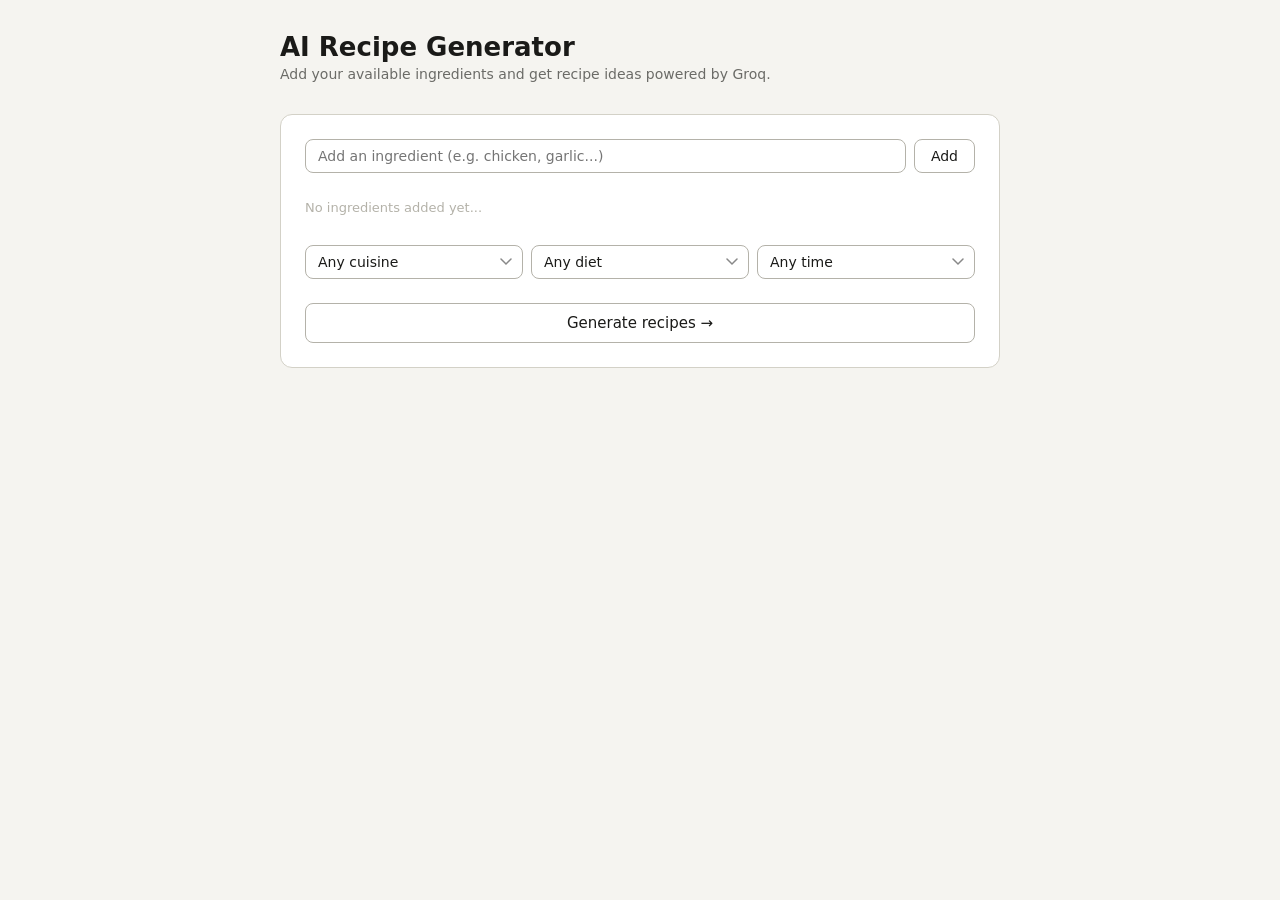
<file: AI-Recipe-Generator/index.html>
<html lang="en">
<head>
  <meta charset="UTF-8" />
  <meta name="viewport" content="width=device-width, initial-scale=1.0" />
  <title>AI Recipe Generator</title>
  <style>
    *, *::before, *::after { box-sizing: border-box; margin: 0; padding: 0; }

    body {
      font-family: 'Segoe UI', system-ui, sans-serif;
      background: #f5f4f0;
      color: #1a1a18;
      min-height: 100vh;
      padding: 2rem 1rem;
    }

    .container {
      max-width: 720px;
      margin: 0 auto;
    }

    header {
      margin-bottom: 2rem;
    }

    header h1 {
      font-size: 26px;
      font-weight: 600;
      color: #1a1a18;
      margin-bottom: 4px;
    }

    header p {
      font-size: 14px;
      color: #6b6b67;
    }

    .card {
      background: #ffffff;
      border: 0.5px solid #d3d1c7;
      border-radius: 12px;
      padding: 1.5rem;
      margin-bottom: 1.25rem;
    }

    .input-row {
      display: flex;
      gap: 8px;
      margin-bottom: 1rem;
    }

    input[type="text"], select {
      font-family: inherit;
      font-size: 14px;
      padding: 8px 12px;
      border: 0.5px solid #b4b2a9;
      border-radius: 8px;
      background: #ffffff;
      color: #1a1a18;
      outline: none;
      transition: border-color 0.15s;
    }

    input[type="text"] { flex: 1; }
    input[type="text"]:focus, select:focus { border-color: #534AB7; }

    select {
      flex: 1;
      min-width: 140px;
      cursor: pointer;
      appearance: none;
      background-image: url("data:image/svg+xml,%3Csvg xmlns='http://www.w3.org/2000/svg' width='12' height='8' viewBox='0 0 12 8'%3E%3Cpath d='M1 1l5 5 5-5' stroke='%23888' stroke-width='1.5' fill='none' stroke-linecap='round'/%3E%3C/svg%3E");
      background-repeat: no-repeat;
      background-position: right 10px center;
      padding-right: 28px;
    }

    button {
      font-family: inherit;
      font-size: 14px;
      padding: 8px 16px;
      border-radius: 8px;
      border: 0.5px solid #b4b2a9;
      background: transparent;
      color: #1a1a18;
      cursor: pointer;
      transition: background 0.12s, border-color 0.12s, transform 0.1s;
    }

    button:hover { background: #f1efe8; border-color: #888780; }
    button:active { transform: scale(0.98); }
    button:disabled { opacity: 0.5; cursor: not-allowed; }

    #generate-btn {
      width: 100%;
      padding: 10px;
      font-size: 15px;
      font-weight: 500;
      margin-top: 0.5rem;
    }

    .tags {
      display: flex;
      flex-wrap: wrap;
      gap: 8px;
      min-height: 36px;
      margin-bottom: 1.25rem;
    }

    .tag {
      display: inline-flex;
      align-items: center;
      gap: 6px;
      background: #f1efe8;
      border: 0.5px solid #b4b2a9;
      border-radius: 8px;
      padding: 4px 10px;
      font-size: 13px;
      color: #1a1a18;
    }

    .tag-remove {
      cursor: pointer;
      color: #888780;
      font-size: 16px;
      line-height: 1;
      background: none;
      border: none;
      padding: 0;
      transition: color 0.1s;
    }

    .tag-remove:hover { color: #1a1a18; background: none; }

    .filters {
      display: flex;
      gap: 8px;
      flex-wrap: wrap;
      margin-bottom: 1rem;
    }

    .section-label {
      font-size: 11px;
      font-weight: 500;
      text-transform: uppercase;
      letter-spacing: 0.06em;
      color: #888780;
      margin: 12px 0 6px;
    }

    #loading {
      display: none;
      text-align: center;
      padding: 2rem;
      color: #888780;
      font-size: 14px;
    }

    .spinner {
      display: inline-block;
      width: 20px;
      height: 20px;
      border: 2px solid #d3d1c7;
      border-top-color: #534AB7;
      border-radius: 50%;
      animation: spin 0.75s linear infinite;
      margin-bottom: 8px;
    }

    @keyframes spin { to { transform: rotate(360deg); } }

    #error-msg {
      display: none;
      color: #a32d2d;
      font-size: 14px;
      padding: 0.75rem 0;
    }

    .recipe-card {
      background: #ffffff;
      border: 0.5px solid #d3d1c7;
      border-radius: 12px;
      padding: 1.25rem;
      margin-bottom: 1rem;
      animation: fadeIn 0.3s ease;
    }

    @keyframes fadeIn { from { opacity: 0; transform: translateY(8px); } to { opacity: 1; transform: translateY(0); } }

    .recipe-title {
      font-size: 17px;
      font-weight: 600;
      margin-bottom: 8px;
      color: #1a1a18;
    }

    .recipe-meta {
      display: flex;
      gap: 8px;
      flex-wrap: wrap;
      margin-bottom: 12px;
    }

    .badge {
      font-size: 12px;
      padding: 3px 10px;
      border-radius: 8px;
      font-weight: 500;
    }

    .badge-info { background: #E6F1FB; color: #185FA5; }
    .badge-success { background: #EAF3DE; color: #3B6D11; }
    .badge-warm { background: #FAEEDA; color: #854F0B; }

    .recipe-desc {
      font-size: 14px;
      color: #5F5E5A;
      margin-bottom: 12px;
      line-height: 1.65;
    }

    .ingredient-chips {
      display: flex;
      flex-wrap: wrap;
      gap: 6px;
      margin-bottom: 4px;
    }

    .chip {
      background: #f1efe8;
      border: 0.5px solid #d3d1c7;
      border-radius: 8px;
      padding: 2px 9px;
      font-size: 12px;
      color: #444441;
    }

    .chip-extra {
      background: #FAEEDA;
      border-color: #FAC775;
      color: #633806;
    }

    .steps-list {
      font-size: 13px;
      color: #1a1a18;
      padding-left: 1.2rem;
      line-height: 1.75;
    }

    .steps-list li { margin-bottom: 4px; }

    .divider {
      border: none;
      border-top: 0.5px solid #d3d1c7;
      margin: 12px 0;
    }

    @media (max-width: 480px) {
      .filters { flex-direction: column; }
      select { min-width: unset; }
    }
  </style>
</head>
<body>

<div class="container">
  <header>
    <h1>AI Recipe Generator</h1>
    <p>Add your available ingredients and get recipe ideas powered by Groq.</p>
  </header>

  <!-- Input Section -->
  <div class="card">
    <div class="input-row">
      <input type="text" id="ingredient-input" placeholder="Add an ingredient (e.g. chicken, garlic...)" />
      <button onclick="addIngredient()">Add</button>
    </div>

    <div class="tags" id="ingredient-tags">
      <span style="font-size: 13px; color: #b4b2a9; align-self: center;">No ingredients added yet...</span>
    </div>

    <div class="filters">
      <select id="cuisine-select">
        <option value="">Any cuisine</option>
        <option value="Italian">Italian</option>
        <option value="Indian">Indian</option>
        <option value="Chinese">Chinese</option>
        <option value="Mexican">Mexican</option>
        <option value="Mediterranean">Mediterranean</option>
        <option value="Japanese">Japanese</option>
        <option value="American">American</option>
        <option value="Thai">Thai</option>
        <option value="Middle Eastern">Middle Eastern</option>
      </select>
      <select id="diet-select">
        <option value="">Any diet</option>
        <option value="vegetarian">Vegetarian</option>
        <option value="vegan">Vegan</option>
        <option value="gluten-free">Gluten-free</option>
        <option value="keto">Keto</option>
        <option value="dairy-free">Dairy-free</option>
      </select>
      <select id="time-select">
        <option value="">Any time</option>
        <option value="under 20 minutes">Under 20 min</option>
        <option value="under 30 minutes">Under 30 min</option>
        <option value="under 1 hour">Under 1 hour</option>
      </select>
    </div>

    <button id="generate-btn" onclick="generateRecipes()">Generate recipes →</button>

    <div id="error-msg"></div>
  </div>

  <!-- Loading -->
  <div id="loading">
    <div class="spinner"></div>
    <p>Finding the best recipes for you...</p>
  </div>

  <!-- Results -->
  <div id="recipes-container"></div>
</div>

<script>
  // ─── State ───────────────────────────────────────────────────────────────────
  const ingredients = [];

  // ─── Input handling ──────────────────────────────────────────────────────────
  document.getElementById('ingredient-input').addEventListener('keydown', e => {
    if (e.key === 'Enter') addIngredient();
  });

  function addIngredient() {
    const input = document.getElementById('ingredient-input');
    const val = input.value.trim().toLowerCase();
    if (!val) return;
    if (ingredients.includes(val)) { input.value = ''; return; }
    ingredients.push(val);
    input.value = '';
    renderTags();
  }

  function removeIngredient(i) {
    ingredients.splice(i, 1);
    renderTags();
  }

  function renderTags() {
    const container = document.getElementById('ingredient-tags');
    if (ingredients.length === 0) {
      container.innerHTML = '<span style="font-size:13px;color:#b4b2a9;align-self:center;">No ingredients added yet...</span>';
      return;
    }
    container.innerHTML = ingredients.map((ing, i) =>
      `<span class="tag">${ing}
        <button class="tag-remove" onclick="removeIngredient(${i})">×</button>
      </span>`
    ).join('');
  }

  // ─── API Call ─────────────────────────────────────────────────────────────────
  async function generateRecipes() {
    if (ingredients.length === 0) {
      showError('Please add at least one ingredient.');
      return;
    }

    clearError();
    setLoading(true);

    const cuisine = document.getElementById('cuisine-select').value;
    const diet    = document.getElementById('diet-select').value;
    const time    = document.getElementById('time-select').value;

    const filters = [
      cuisine ? `Cuisine: ${cuisine}` : '',
      diet    ? `Diet: ${diet}`       : '',
      time    ? `Time: ${time}`       : ''
    ].filter(Boolean).join(', ');

    const prompt = `You are a culinary expert. Given these available ingredients: ${ingredients.join(', ')}, suggest 3 creative and practical recipes.
${filters ? `Filters: ${filters}` : ''}

Respond ONLY with a valid JSON array (no markdown, no backticks, no extra text) in this exact format:
[
  {
    "name": "Recipe Name",
    "time": "25 min",
    "difficulty": "Easy",
    "description": "A short 1-2 sentence description.",
    "usedIngredients": ["ingredient1", "ingredient2"],
    "extraIngredients": ["pantry item1"],
    "steps": ["Step 1.", "Step 2.", "Step 3.", "Step 4."]
  }
]`;

    try {
      const API_KEY = ''; // 🔑 Replace with your Groq key from console.groq.com
      const res = await fetch('https://api.groq.com/openai/v1/chat/completions', {
        method: 'POST',
        headers: {
          'Content-Type': 'application/json',
          'Authorization': `Bearer ${API_KEY}`
        },
        body: JSON.stringify({
          model: 'llama-3.3-70b-versatile',
          max_tokens: 1500,
          messages: [
            { role: 'system', content: 'You are a culinary expert. Always respond with valid JSON only — no markdown, no backticks, no extra text.' },
            { role: 'user', content: prompt }
          ]
        })
      });

      if (!res.ok) throw new Error(`API error: ${res.status}`);

      const data = await res.json();
      const text = data.choices[0].message.content;
      const clean = text.replace(/```json|```/g, '').trim();
      const recipes = JSON.parse(clean);

      renderRecipes(recipes);
    } catch (err) {
      console.error(err);
      showError('Something went wrong. Please check your API key or try again.');
    } finally {
      setLoading(false);
    }
  }

  // ─── Render ───────────────────────────────────────────────────────────────────
  function renderRecipes(recipes) {
    const container = document.getElementById('recipes-container');
    container.innerHTML = recipes.map(r => `
      <div class="recipe-card">
        <p class="recipe-title">${r.name}</p>
        <div class="recipe-meta">
          <span class="badge badge-info">${r.time || 'N/A'}</span>
          <span class="badge badge-success">${r.difficulty || 'Medium'}</span>
        </div>
        <p class="recipe-desc">${r.description}</p>

        <p class="section-label">From your ingredients</p>
        <div class="ingredient-chips">
          ${(r.usedIngredients || []).map(i => `<span class="chip">${i}</span>`).join('')}
        </div>

        ${r.extraIngredients && r.extraIngredients.length ? `
          <p class="section-label" style="margin-top:10px;">Also needed</p>
          <div class="ingredient-chips">
            ${r.extraIngredients.map(i => `<span class="chip chip-extra">${i}</span>`).join('')}
          </div>
        ` : ''}

        <hr class="divider" />

        <p class="section-label">Steps</p>
        <ol class="steps-list">
          ${(r.steps || []).map(s => `<li>${s}</li>`).join('')}
        </ol>
      </div>
    `).join('');
  }

  // ─── Helpers ──────────────────────────────────────────────────────────────────
  function setLoading(on) {
    document.getElementById('loading').style.display     = on ? 'block' : 'none';
    document.getElementById('recipes-container').innerHTML = on ? '' : document.getElementById('recipes-container').innerHTML;
    document.getElementById('generate-btn').disabled    = on;
  }

  function showError(msg) {
    const el = document.getElementById('error-msg');
    el.textContent = msg;
    el.style.display = 'block';
  }

  function clearError() {
    const el = document.getElementById('error-msg');
    el.textContent = '';
    el.style.display = 'none';
  }
</script>

</body>
</html>
</file>
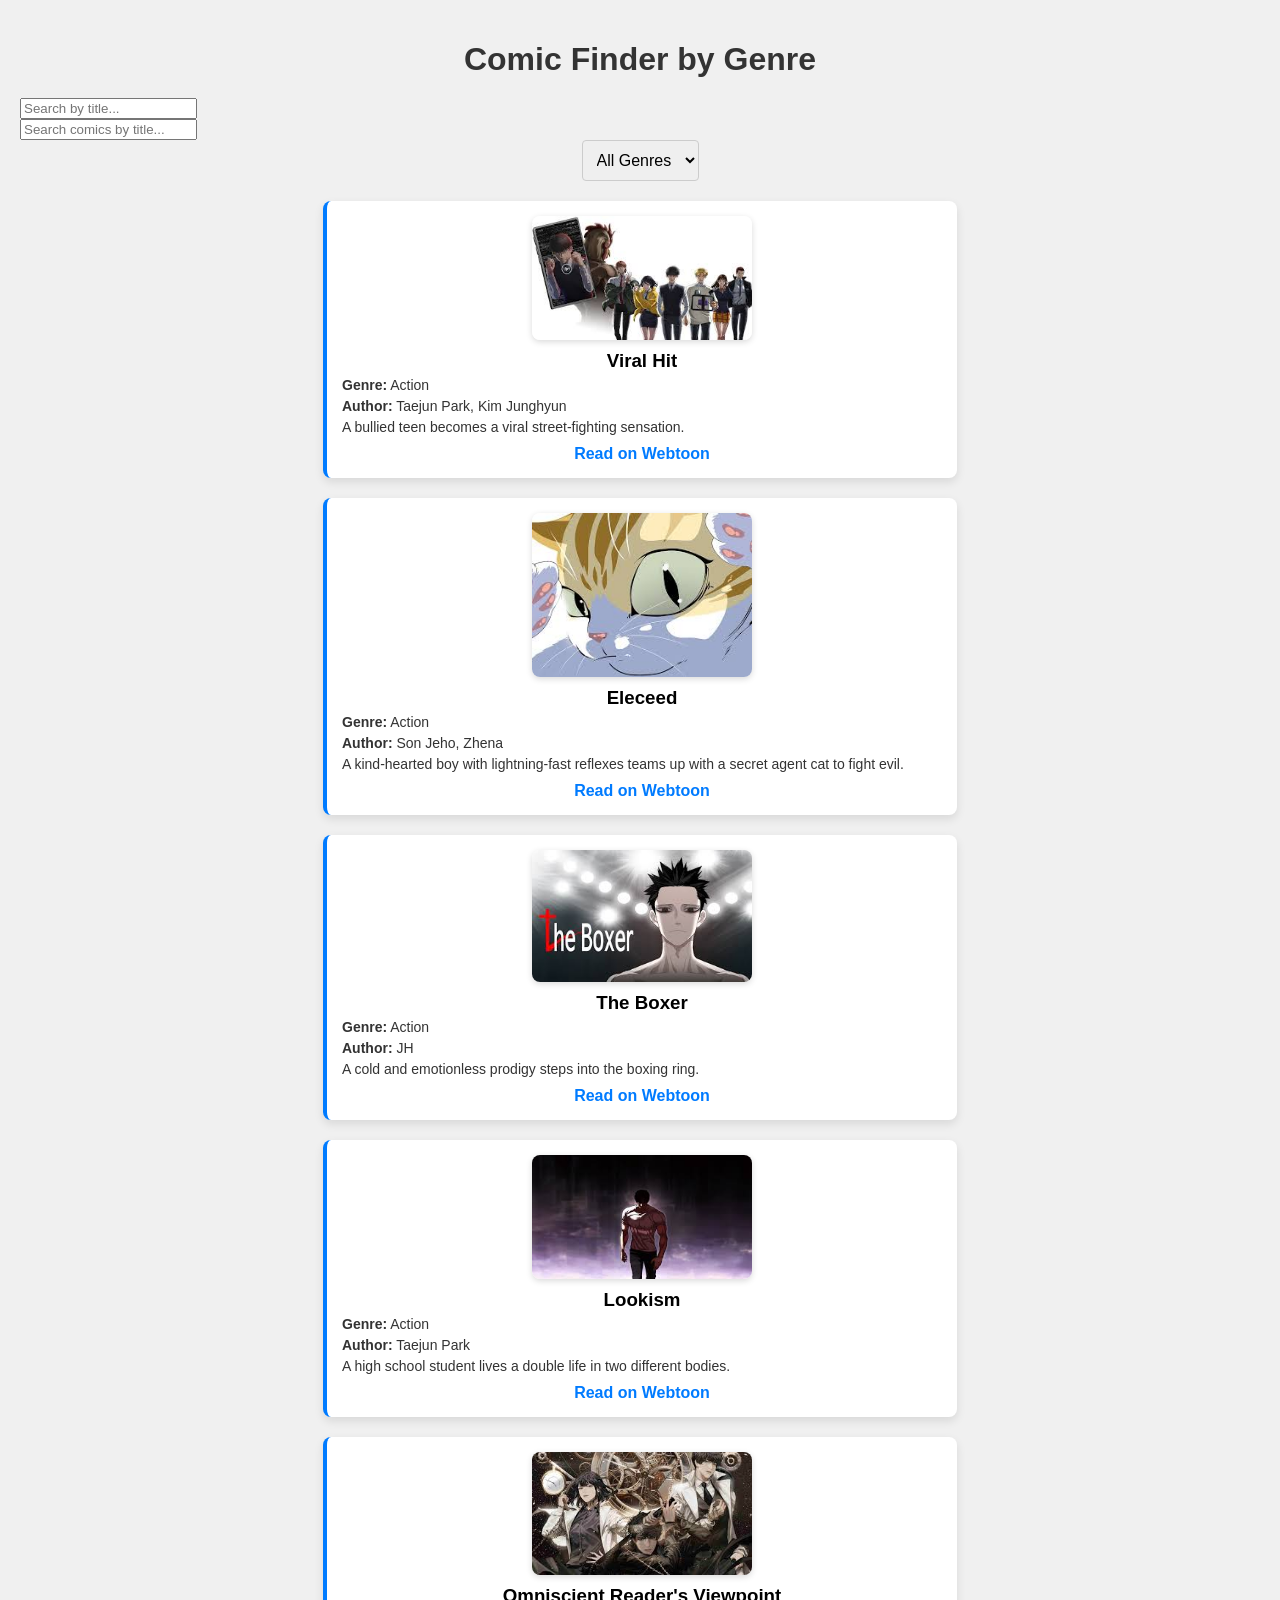
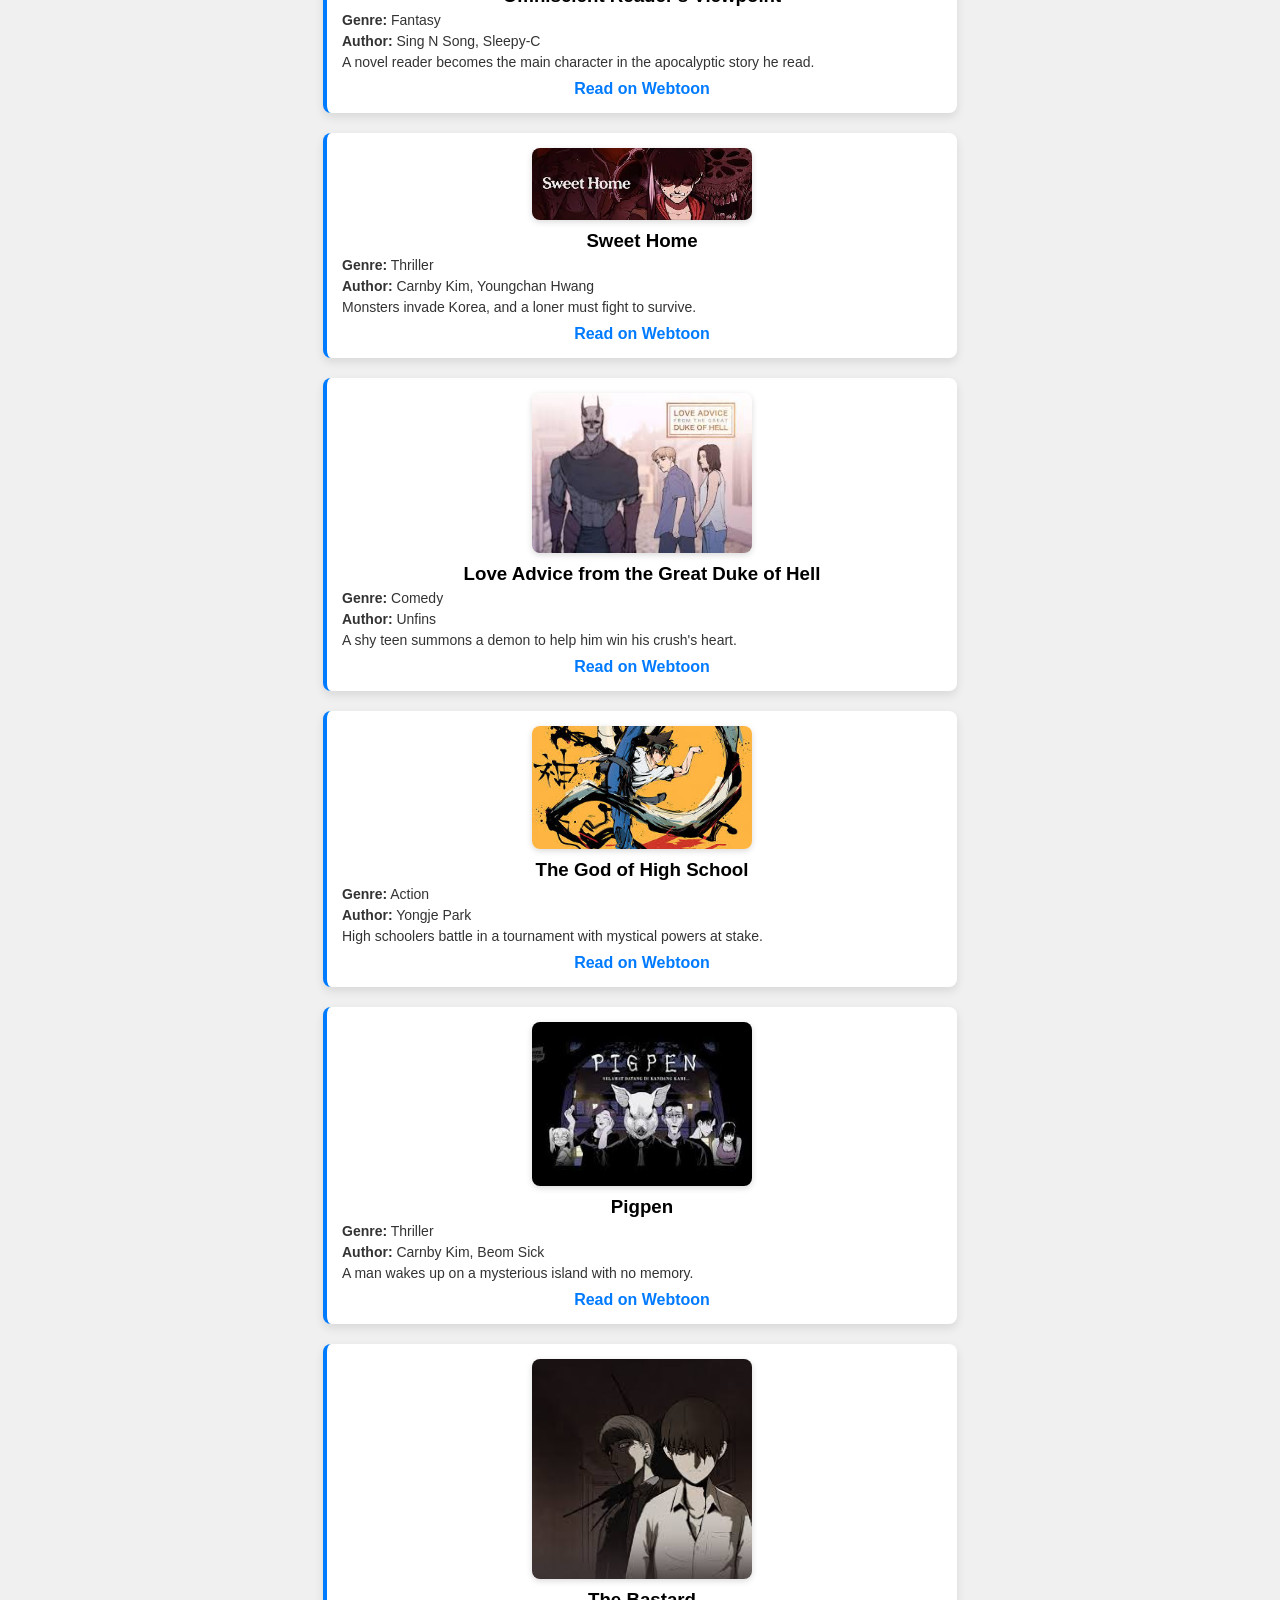
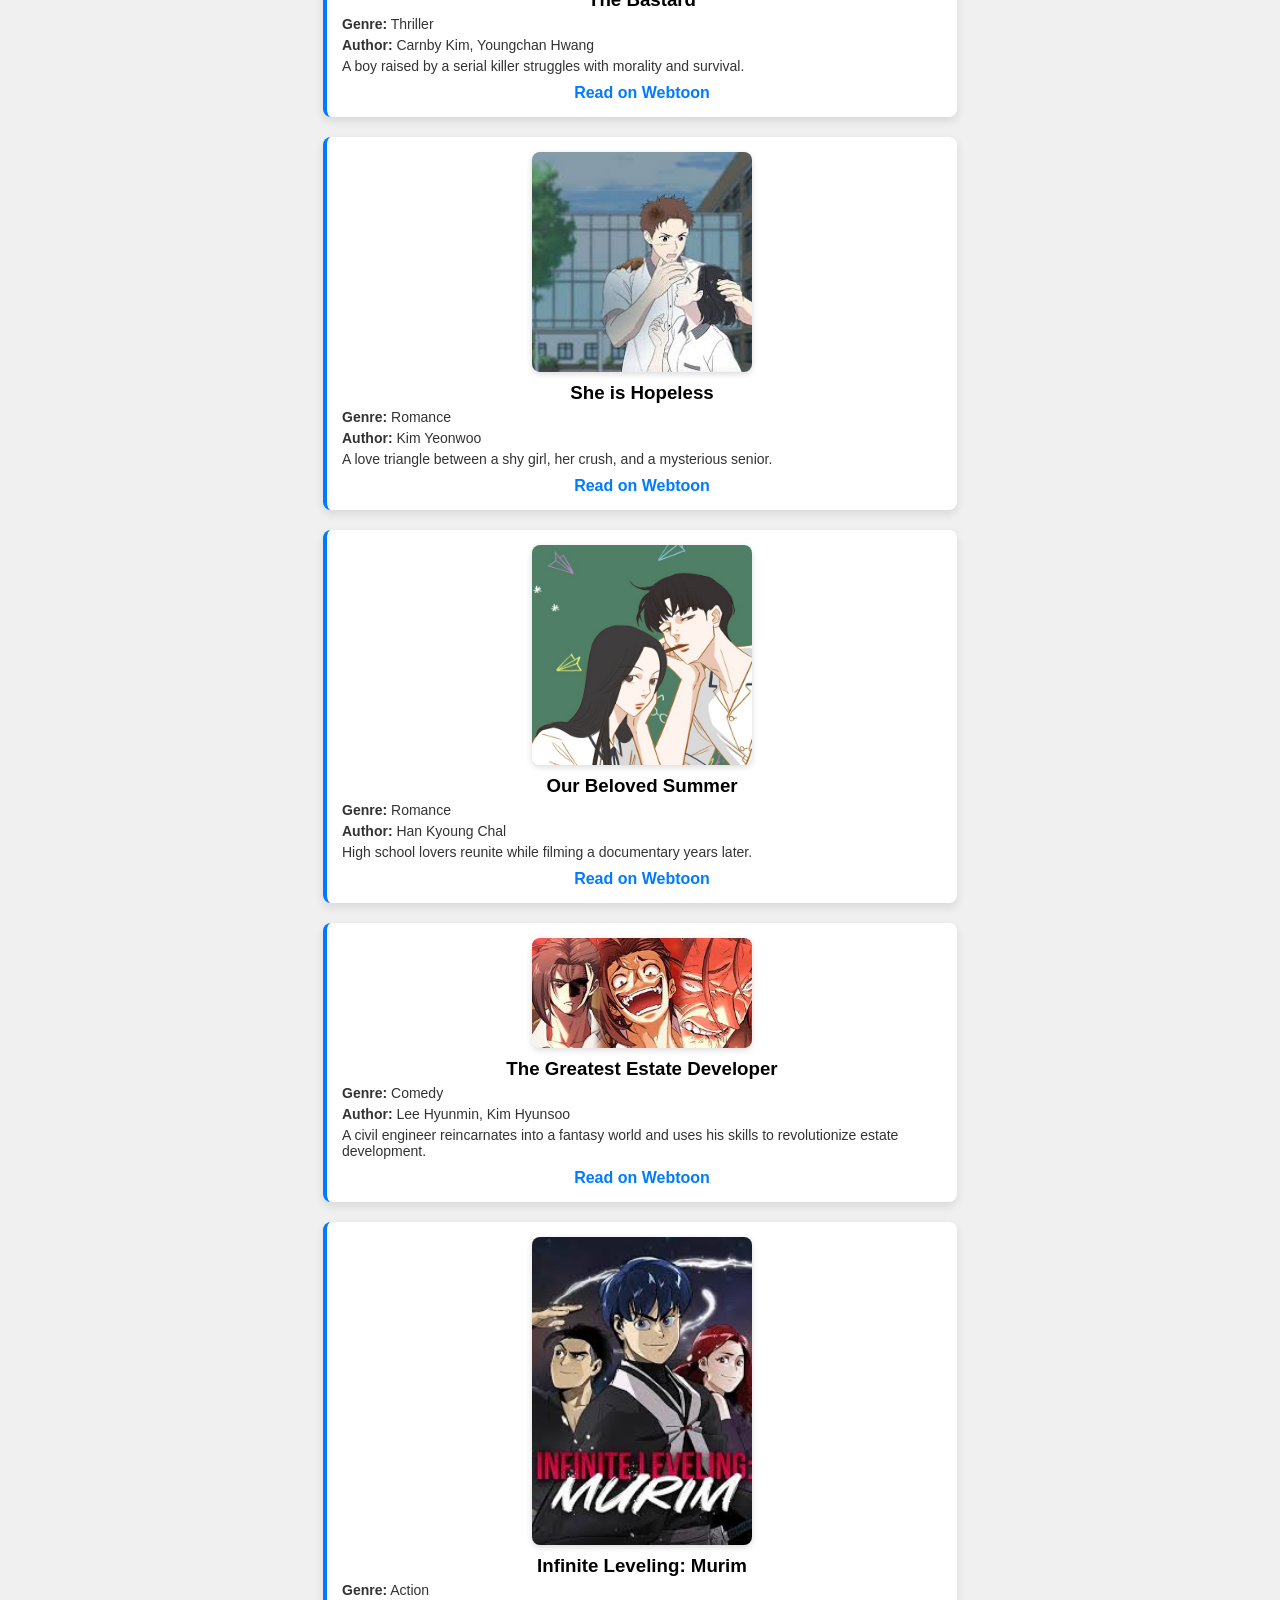
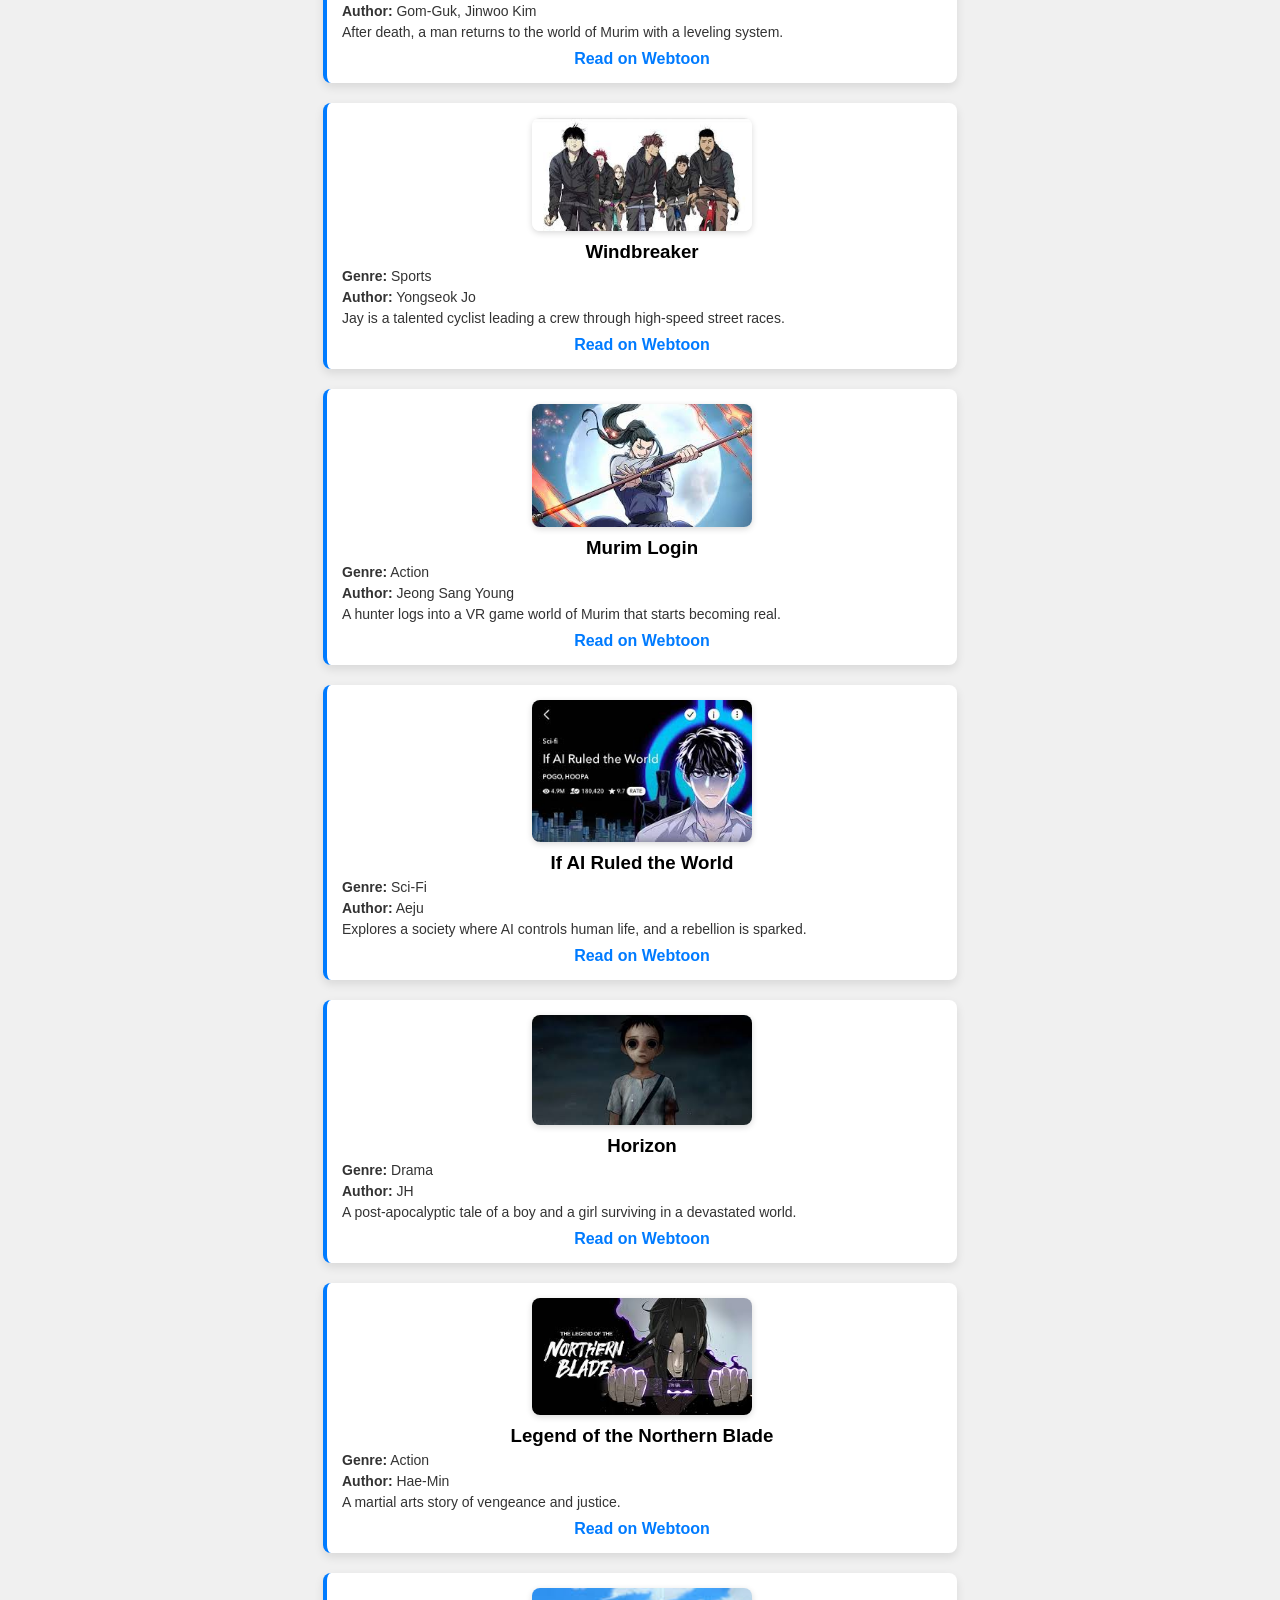
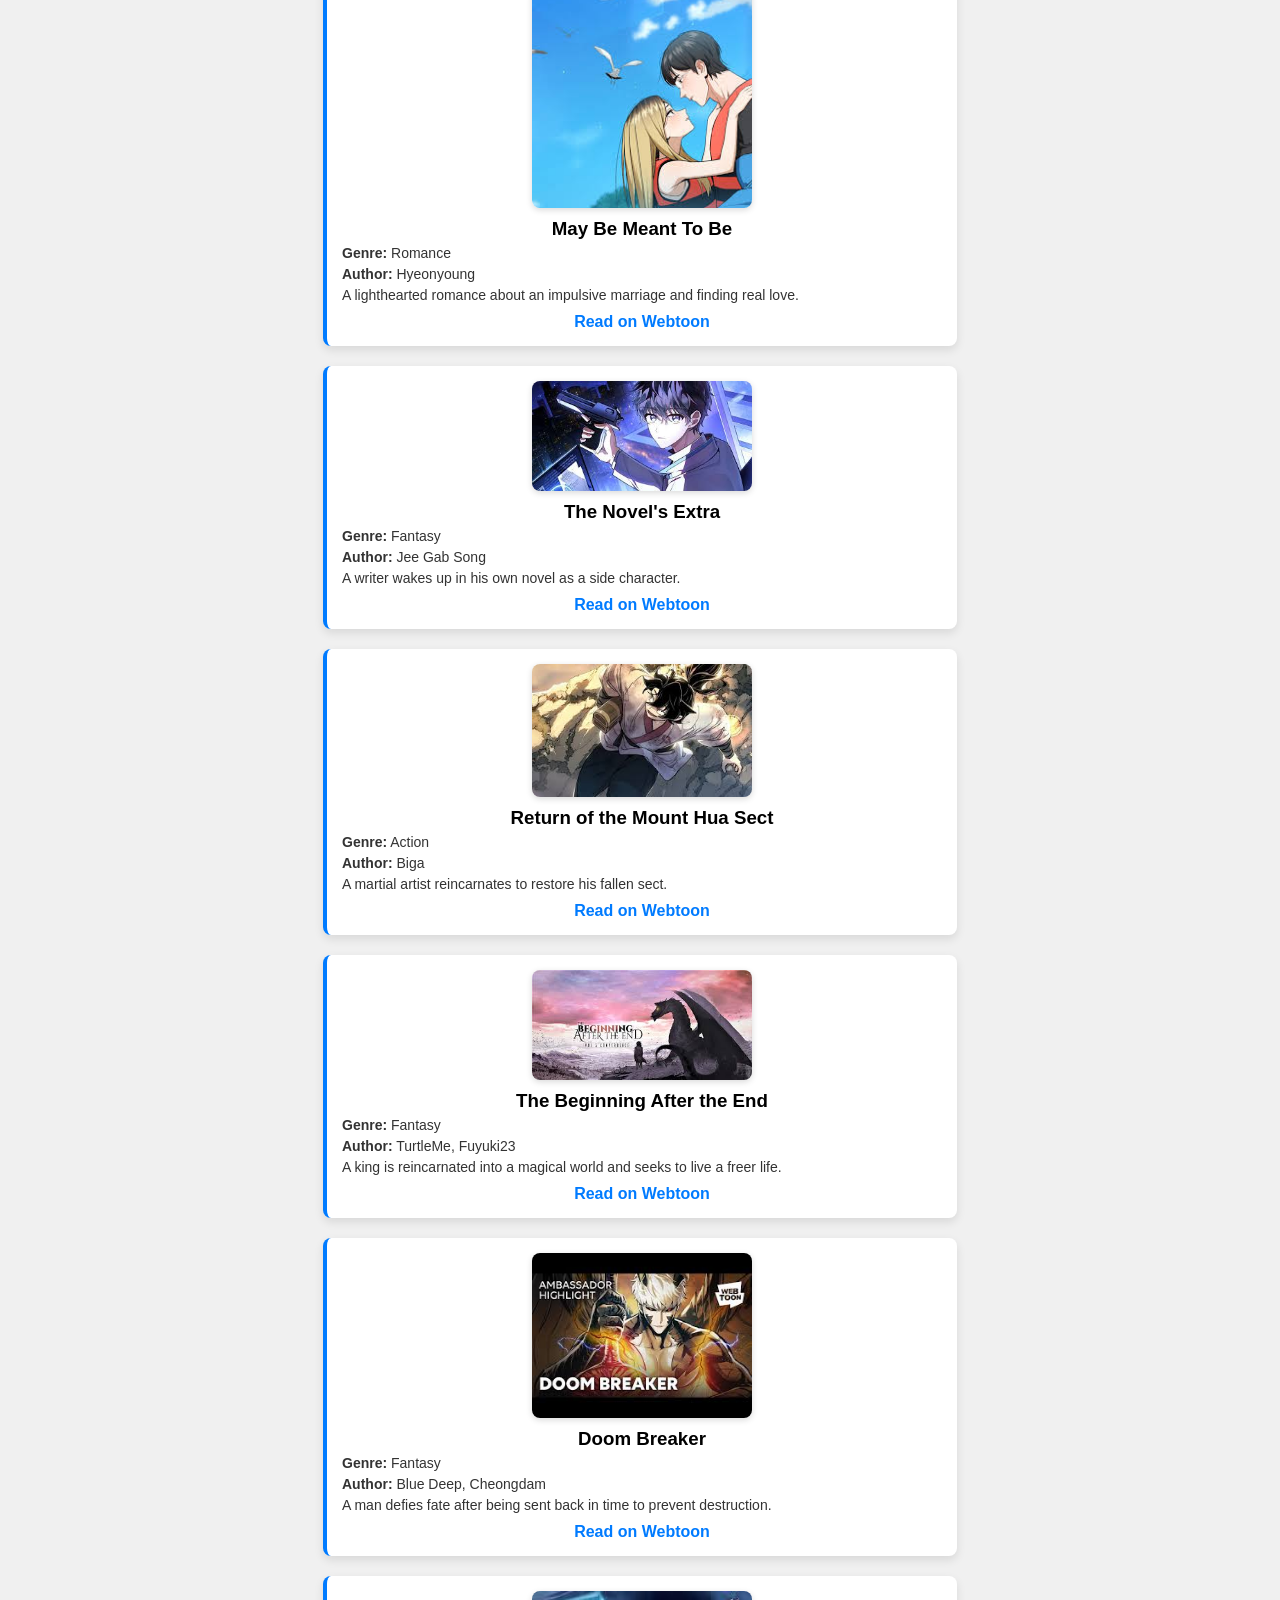
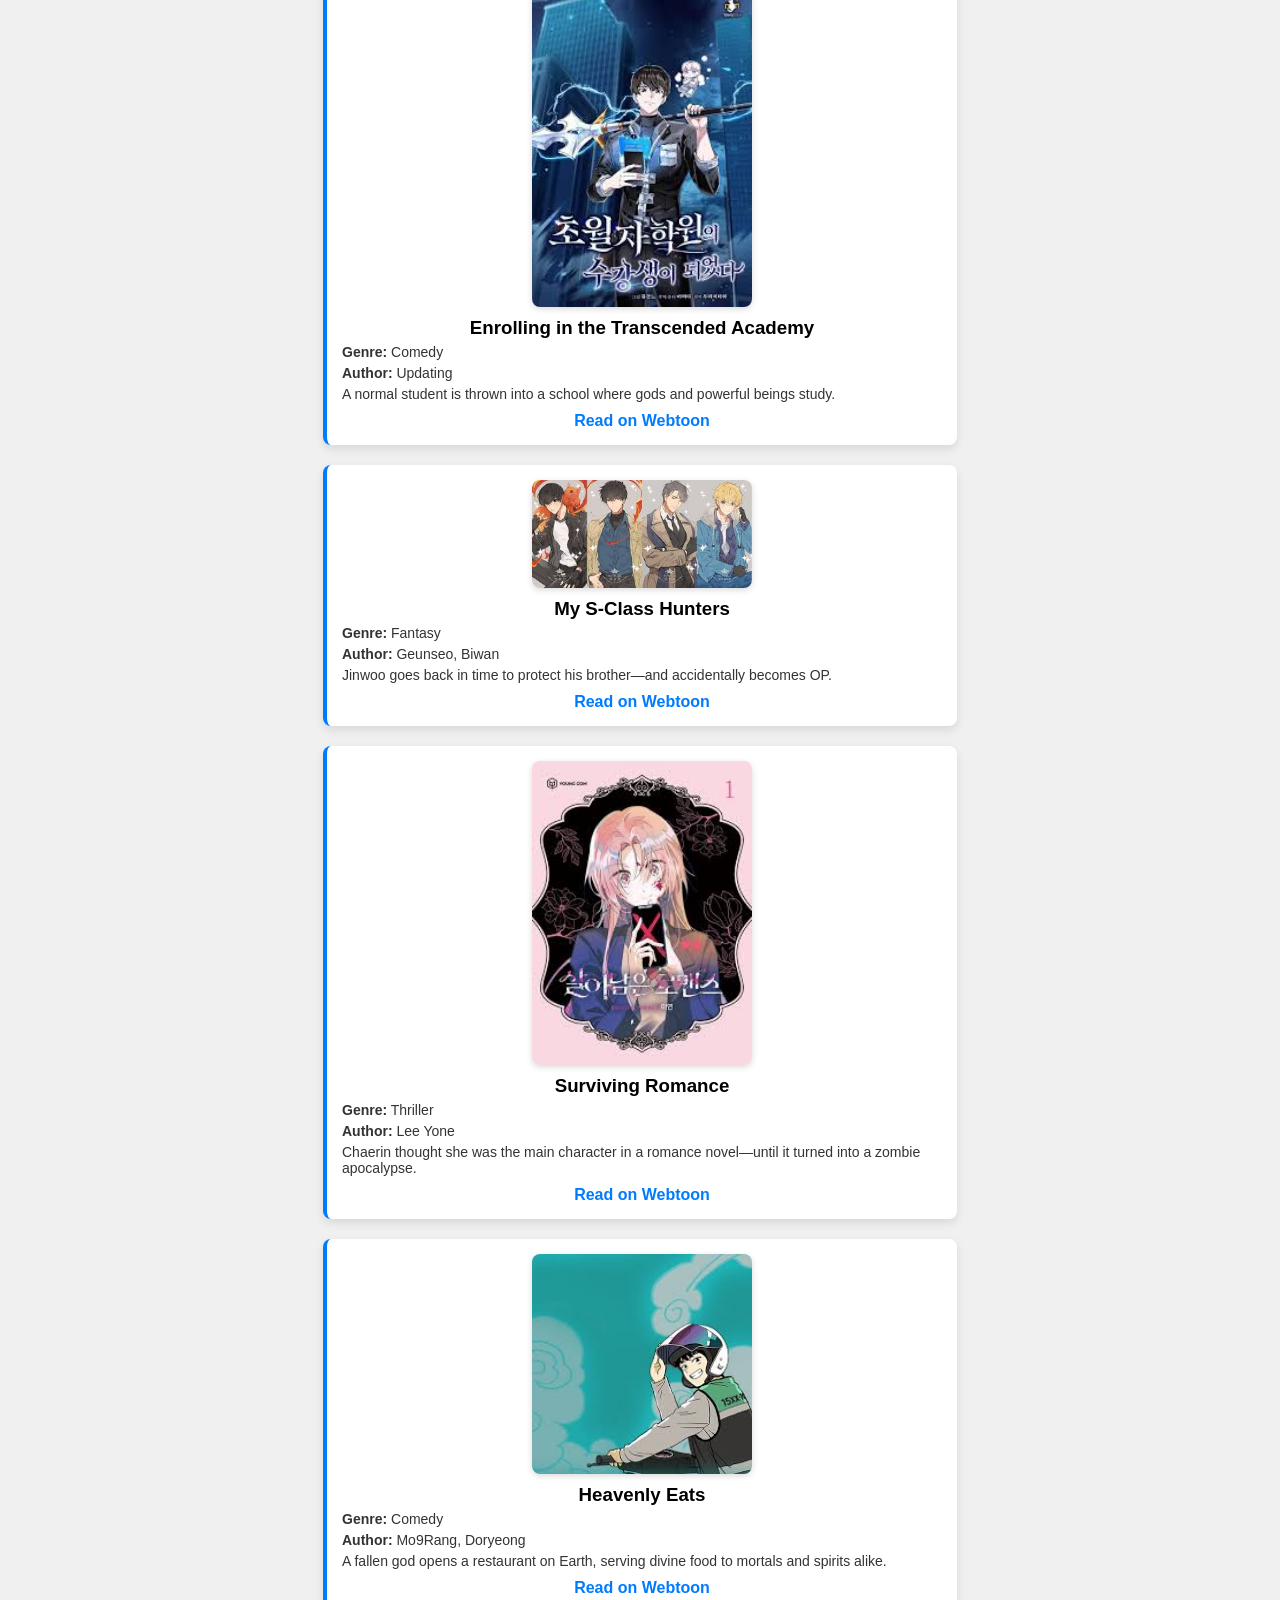
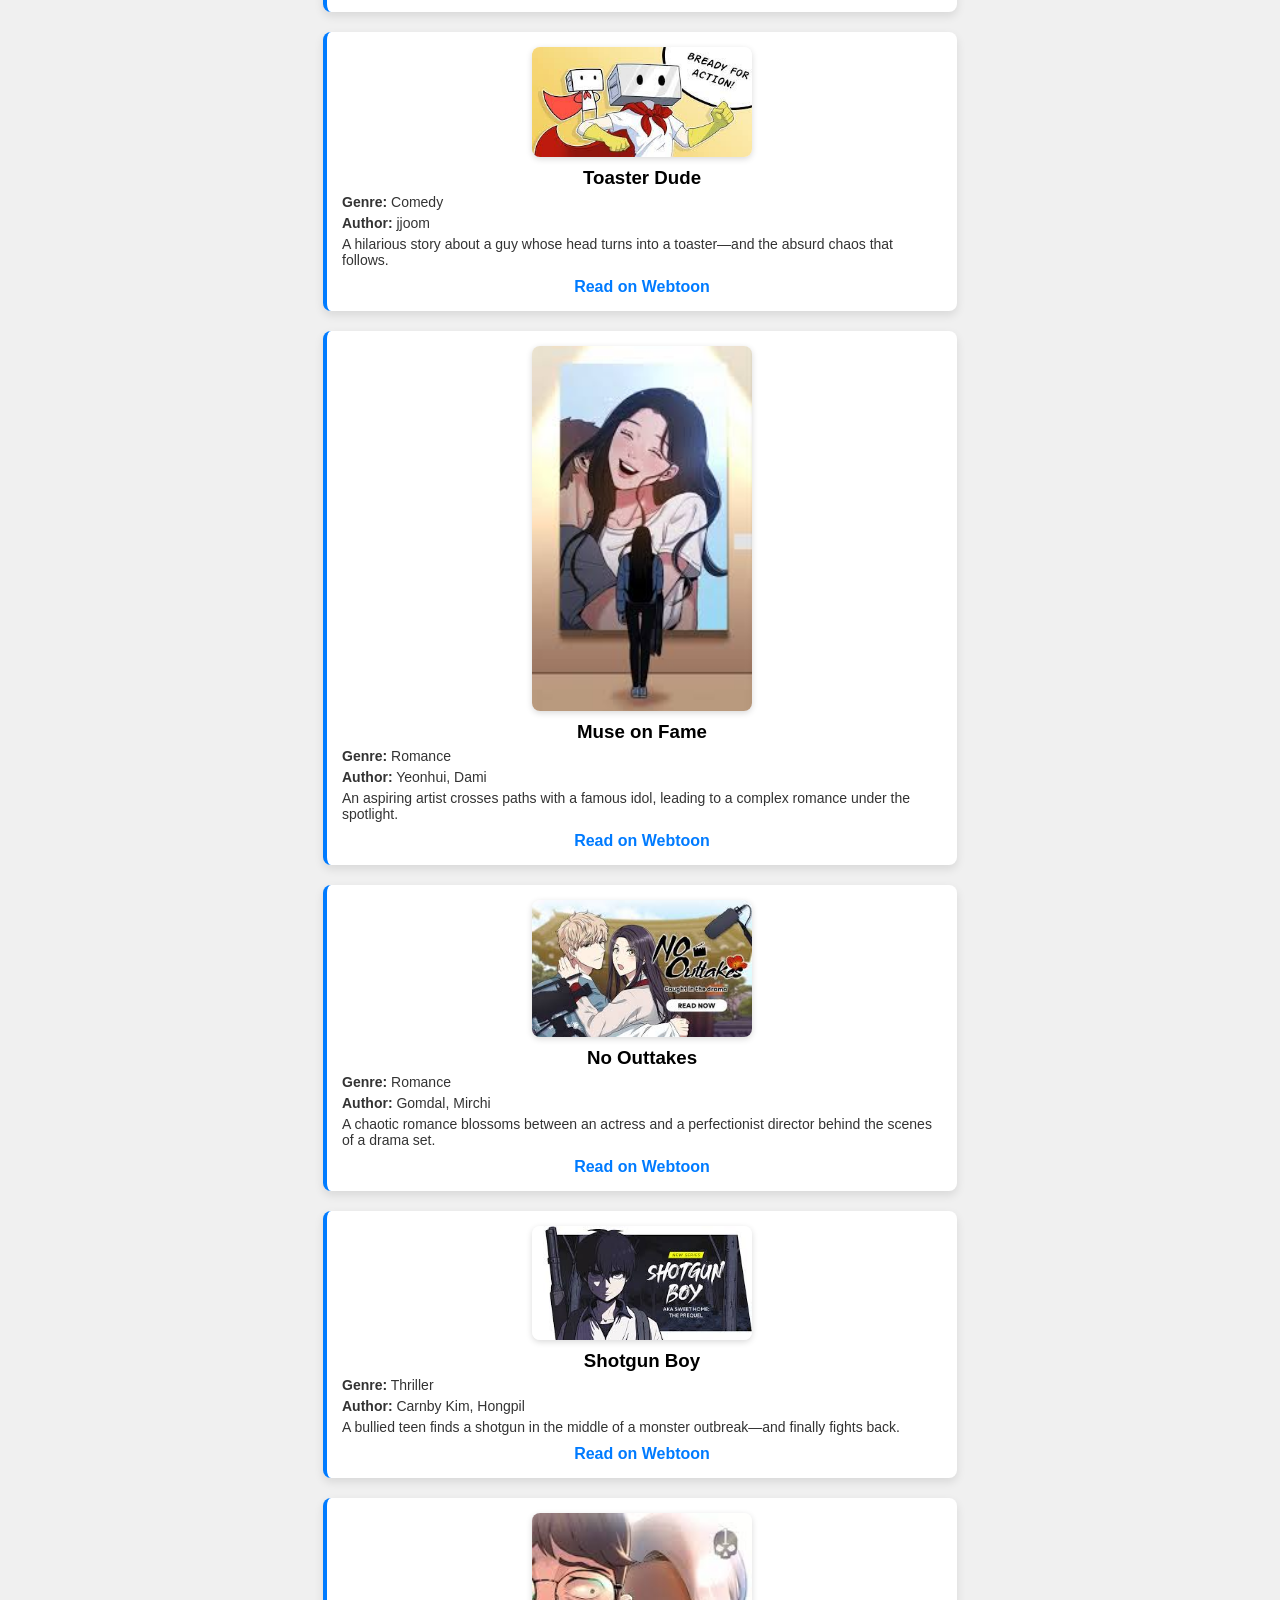
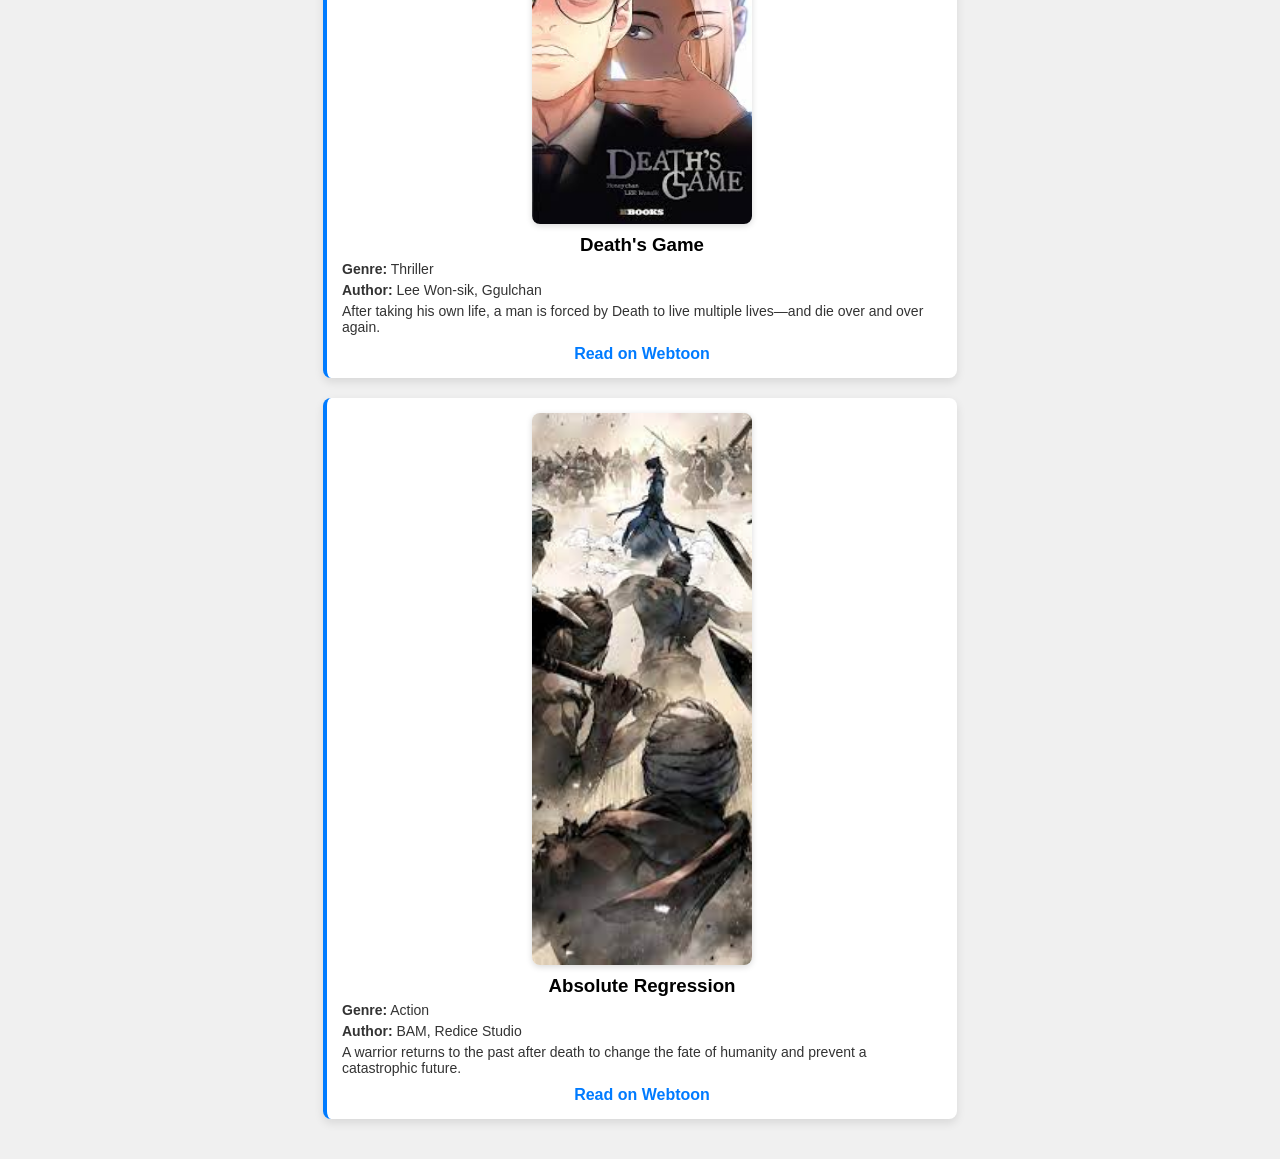
<file: Comic-Finder/index.php.html>
<!DOCTYPE html>
<html lang="en">
<head>
  <meta charset="UTF-8" />
  <title>Comic Finder</title>
  <link href="https://fonts.googleapis.com/css2?family=Inter&display=swap" rel="stylesheet" />
  <link rel="stylesheet" href="style.css" />
</head>
<body>
  <h1>Comic Finder by Genre</h1>
  <input type="text" id="searchInput" placeholder="Search by title..." />
  <div class="controls">
    <input type="text" id="searchBox" placeholder="Search comics by title..." />
    <select id="genreSelect">
      <option value="all">All Genres</option>
      <option value="Action">Action</option>
      <option value="Romance">Romance</option>
      <option value="Fantasy">Fantasy</option>
      <option value="Comedy">Comedy</option>
      <option value="Thriller">Thriller</option>
    </select>
  </div>

  <div id="comicList"></div>

  <script src="script.js"></script>
</body>
</html>
</file>
<file: Comic-Finder/style.css>
/* General Page Style */
body {
  font-family: Arial, sans-serif;
  padding: 20px;
  background: #f0f0f0;
  margin: 0;
}

h1 {
  text-align: center;
  color: #333;
  margin-bottom: 20px;
}

/* Genre Selector */
#genreSelect {
  display: block;
  margin: 0 auto 20px auto;
  padding: 10px;
  font-size: 16px;
  border-radius: 4px;
  border: 1px solid #ccc;
}

/* Comic Card Style */
.comic-card {
  background: white;
  padding: 15px;
  margin: 20px auto;
  border-left: 4px solid #007BFF;
  border-radius: 8px;
  max-width: 600px;
  box-shadow: 0 4px 10px rgba(0, 0, 0, 0.1);
}

/* Comic Cover Image */
.cover {
  width: 220px;
  height: auto;
  display: block;
  margin: 0 auto 10px auto;
  object-fit: cover;
  border-radius: 8px;
  box-shadow: 0 2px 6px rgba(0, 0, 0, 0.15);
}

/* Comic Text */
.comic-card h3 {
  text-align: center;
  margin: 10px 0 5px;
  color: #000;
}

.comic-card p {
  margin: 5px 0;
  color: #333;
  font-size: 14px;
}

.comic-card a {
  display: block;
  text-align: center;
  margin-top: 10px;
  text-decoration: none;
  color: #007BFF;
  font-weight: bold;
}

.comic-card a:hover {
  text-decoration: underline;
}
</file>
